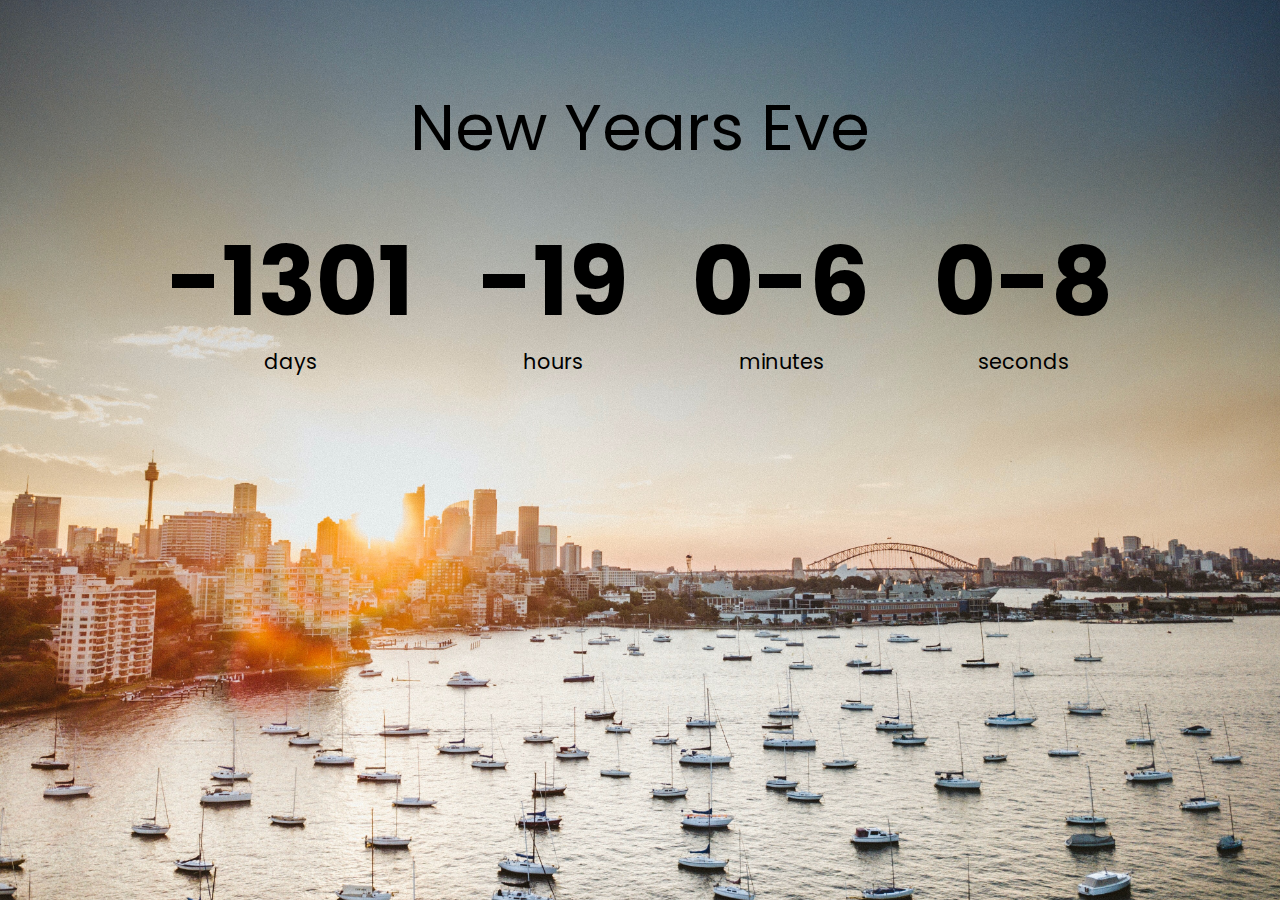
<file: Countdown Timer/index.html>
<!DOCTYPE html>
<html lang="en">

<head>
    <meta charset="UTF-8">
    <meta http-equiv="X-UA-Compatible" content="IE=edge">
    <meta name="viewport" content="width=device-width, initial-scale=1.0">
    <title>Countdown Timer</title>
    <link rel="stylesheet" href="./style.css">
    <script src="./script.js" defer></script>
</head>

<body>
    <h1>New Years Eve</h1>

    <div class="countdown-container">

        <div class="countdown-el days-c">
            <p class="big-text" id="days">0</p>
            <span>days</span>
        </div>
        <div class="countdown-el hours-c">
            <p class="big-text" id="hours">0</p>
            <span>hours</span>
        </div>
        <div class="countdown-el minutes-c">
            <p class="big-text" id="minutes">0</p>
            <span>minutes</span>
        </div>
        <div class="countdown-el seconds-c">
            <p class="big-text" id="seconds">0</p>
            <span>seconds</span>
        </div>

    </div>
</body>

</html>
</file>
<file: Countdown Timer/style.css>
@import url('https://fonts.googleapis.com/css2?family=Poppins:wght@200;400;600&display=swap');

*{ 
    box-sizing:border-box;
}

body{ 
    background-image: url(./img//sydney.jpg);
    min-height: 100vh;
    background-size: cover;
    background-position: center;
    display: flex;
    flex-direction: column;
    align-items: center;
    font-family:'Poppins', sans-serif;
    margin:0;
}

.countdown-container {
    display: flex;
    flex-wrap: wrap;
    align-items: center;
}

h1 { 
    font-weight: normal;
    font-size: 4rem;
    margin-top: 5rem;
}

.big-text { 
    font-weight: bold;
    font-size: 6rem;
    line-height: 1;
    margin: 1rem 2rem;
}

.countdown-el {
    text-align: center;
}

.countdown-el span {
    font-size: 1.3rem;
}
</file>
